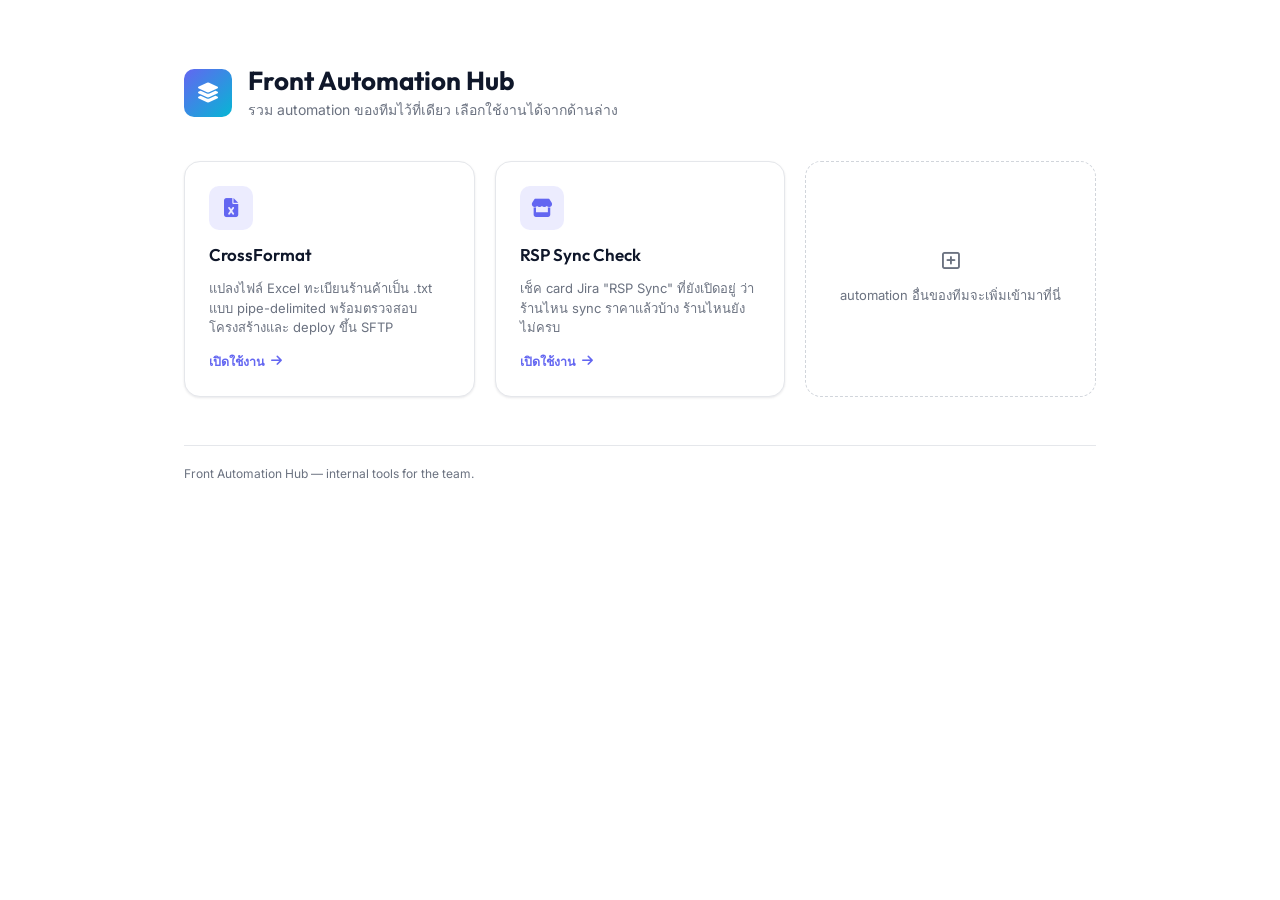
<file: index.html>
<!DOCTYPE html>
<html lang="th">

<head>
    <meta charset="UTF-8">
    <meta name="viewport" content="width=device-width, initial-scale=1.0">
    <title>Front Automation Hub</title>
    <link rel="icon" type="image/svg+xml"
        href="data:image/svg+xml,%3Csvg xmlns='http://www.w3.org/2000/svg' viewBox='0 0 64 64'%3E%3Cdefs%3E%3ClinearGradient id='g' x1='0%25' y1='0%25' x2='100%25' y2='100%25'%3E%3Cstop offset='0%25' stop-color='%236366f1'/%3E%3Cstop offset='100%25' stop-color='%2306b6d4'/%3E%3C/linearGradient%3E%3C/defs%3E%3Crect width='64' height='64' rx='14' fill='url(%23g)'/%3E%3Ctext x='50%25' y='54%25' dominant-baseline='middle' text-anchor='middle' font-family='Inter,Arial,sans-serif' font-weight='700' font-size='24' fill='white' letter-spacing='-1'%3EFA%3C/text%3E%3C/svg%3E">
    <link rel="preconnect" href="https://fonts.googleapis.com">
    <link rel="preconnect" href="https://fonts.gstatic.com" crossorigin>
    <link
        href="https://fonts.googleapis.com/css2?family=Inter:wght@400;500;600;700&family=Outfit:wght@500;600;700;800&display=swap"
        rel="stylesheet">
    <link rel="stylesheet" href="https://cdnjs.cloudflare.com/ajax/libs/font-awesome/6.4.0/css/all.min.css">
    <link rel="stylesheet" href="shared/theme.css">
    <style>
        /* .page-header/.page-icon live in /shared/theme.css */
        .page {
            max-width: 960px;
            margin: 0 auto;
            padding: 64px 24px 48px;
        }

        .page-header h1 {
            font-size: 26px;
        }

        .module-grid {
            margin-top: 40px;
            display: grid;
            grid-template-columns: repeat(auto-fill, minmax(260px, 1fr));
            gap: 20px;
        }

        .module-card {
            display: flex;
            flex-direction: column;
            gap: 14px;
            background: var(--bg-surface);
            border: 1px solid var(--border-color);
            border-radius: var(--radius-lg);
            box-shadow: var(--shadow-card);
            padding: 24px;
            text-decoration: none;
            transition: border-color var(--transition-speed) ease, box-shadow var(--transition-speed) ease, transform var(--transition-speed) ease;
        }

        .module-card:hover {
            border-color: var(--primary);
            box-shadow: var(--shadow-premium);
            transform: translateY(-2px);
        }

        .module-icon {
            width: 44px;
            height: 44px;
            border-radius: var(--radius-md);
            background: var(--primary-light);
            color: var(--primary);
            display: flex;
            align-items: center;
            justify-content: center;
            font-size: 19px;
        }

        .module-card h2 {
            font-family: var(--font-heading);
            font-size: 17px;
            font-weight: 600;
            color: var(--text-strong);
        }

        .module-card p {
            font-size: 13px;
            color: var(--text-muted);
            line-height: 1.5;
        }

        .module-open {
            margin-top: auto;
            font-size: 12.5px;
            font-weight: 600;
            color: var(--primary);
            display: flex;
            align-items: center;
            gap: 6px;
        }

        .module-placeholder {
            display: flex;
            flex-direction: column;
            gap: 14px;
            border: 1.5px dashed var(--border-color-hover);
            border-radius: var(--radius-lg);
            padding: 24px;
            color: var(--text-muted);
            justify-content: center;
            align-items: center;
            text-align: center;
            min-height: 150px;
        }

        .module-placeholder i {
            font-size: 20px;
        }

        .module-placeholder span {
            font-size: 13px;
        }

        .hub-footer {
            margin-top: 48px;
            padding-top: 20px;
            border-top: 1px solid var(--border-color);
            font-size: 12px;
            color: var(--text-muted);
        }
    </style>
</head>

<body>
    <div class="page">
        <div class="page-header">
            <div class="page-icon"><i class="fa-solid fa-layer-group"></i></div>
            <div>
                <h1>Front Automation Hub</h1>
                <p>รวม automation ของทีมไว้ที่เดียว เลือกใช้งานได้จากด้านล่าง</p>
            </div>
        </div>

        <div class="module-grid">
            <a class="module-card" href="./crossformat/">
                <div class="module-icon"><i class="fa-solid fa-file-excel"></i></div>
                <h2>CrossFormat</h2>
                <p>แปลงไฟล์ Excel ทะเบียนร้านค้าเป็น .txt แบบ pipe-delimited พร้อมตรวจสอบโครงสร้างและ deploy ขึ้น SFTP</p>
                <span class="module-open">เปิดใช้งาน <i class="fa-solid fa-arrow-right"></i></span>
            </a>

            <a class="module-card" href="./rsp-sync-check/">
                <div class="module-icon"><i class="fa-solid fa-store"></i></div>
                <h2>RSP Sync Check</h2>
                <p>เช็ค card Jira "RSP Sync" ที่ยังเปิดอยู่ ว่าร้านไหน sync ราคาแล้วบ้าง ร้านไหนยังไม่ครบ</p>
                <span class="module-open">เปิดใช้งาน <i class="fa-solid fa-arrow-right"></i></span>
            </a>

            <div class="module-placeholder">
                <i class="fa-regular fa-square-plus"></i>
                <span>automation อื่นของทีมจะเพิ่มเข้ามาที่นี่</span>
            </div>
        </div>

        <div class="hub-footer">
            Front Automation Hub — internal tools for the team.
        </div>
    </div>

    <script src="shared/back-to-top.js"></script>
</body>

</html>
</file>
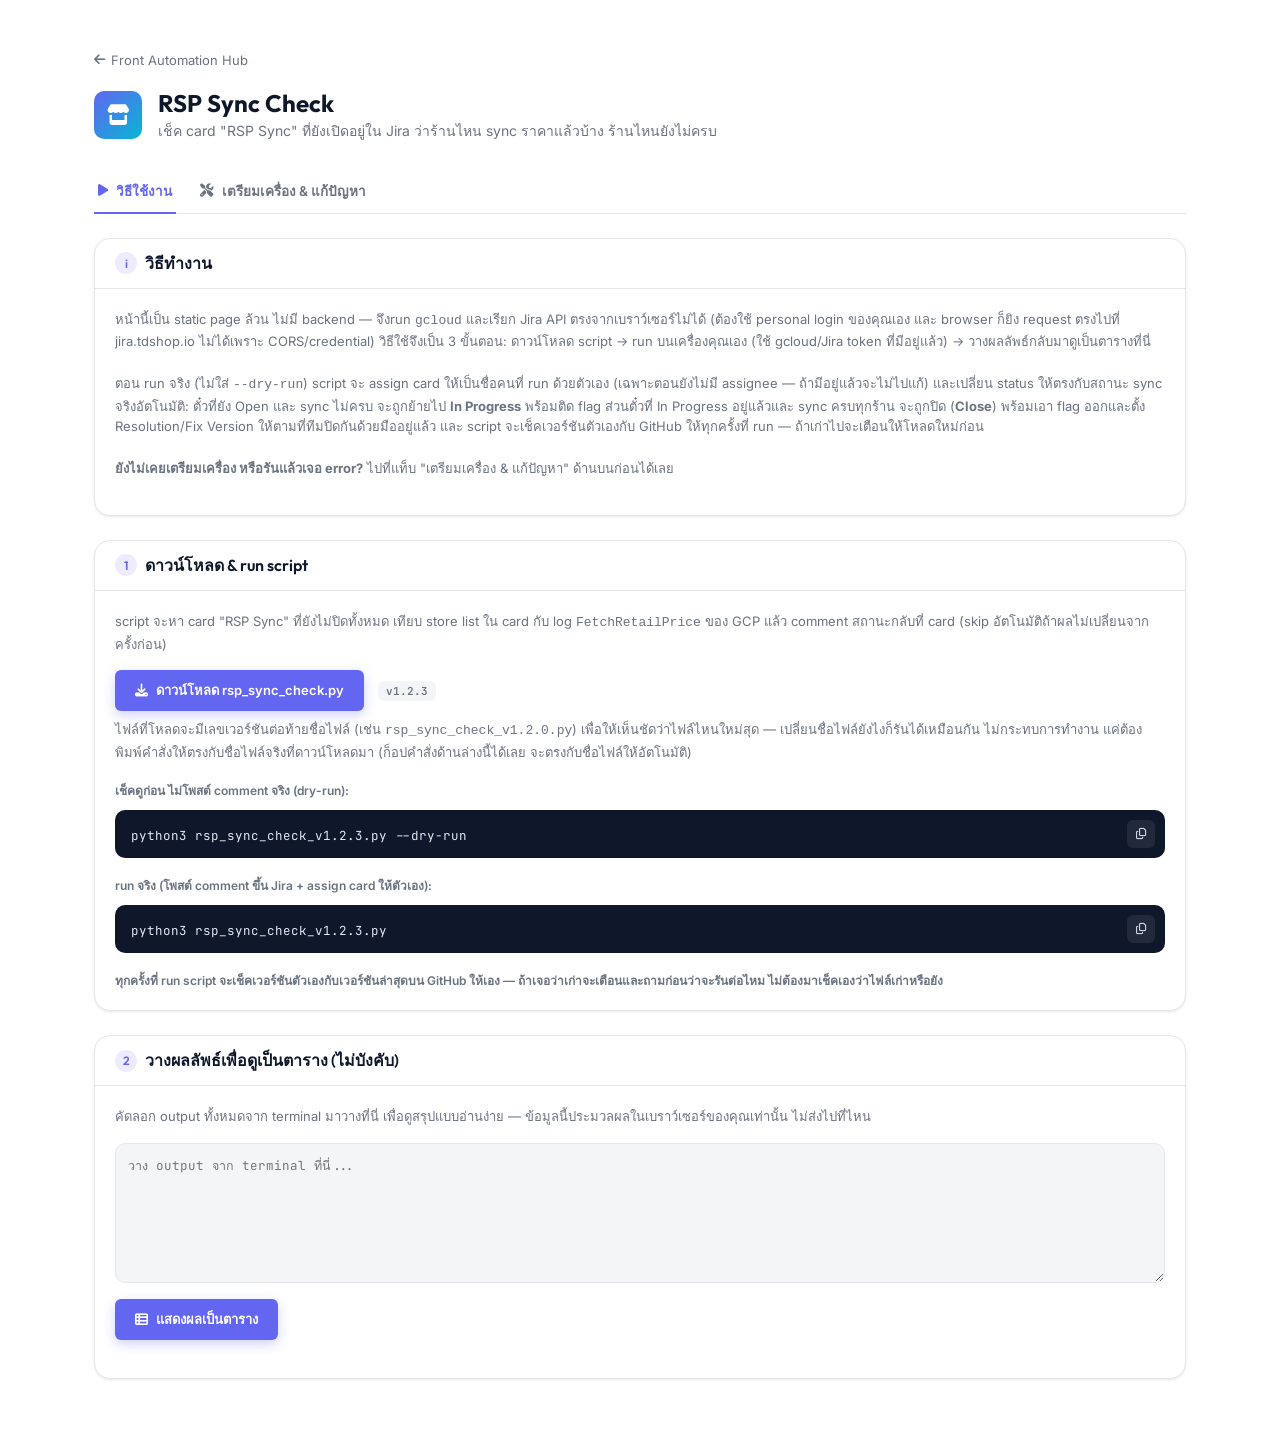
<file: rsp-sync-check/index.html>
<!DOCTYPE html>
<html lang="th">

<head>
    <meta charset="UTF-8">
    <meta name="viewport" content="width=device-width, initial-scale=1.0">
    <meta http-equiv="Cache-Control" content="no-cache, no-store, must-revalidate">
    <meta http-equiv="Pragma" content="no-cache">
    <meta http-equiv="Expires" content="0">
    <!-- Bump this alongside VERSION/SCRIPT_VERSION on every release — the page-version-check
         script below compares it against the live VERSION file to auto-recover from a stale
         cached copy of THIS page (the meta tags above are a weak hint at best; browsers mostly
         ignore http-equiv Cache-Control for normal navigation, so this is the real fix). -->
    <meta name="page-version" content="1.2.3">
    <title>PS · RSP Sync Check</title>
    <link rel="icon" type="image/svg+xml"
        href="data:image/svg+xml,%3Csvg xmlns='http://www.w3.org/2000/svg' viewBox='0 0 64 64'%3E%3Cdefs%3E%3ClinearGradient id='g' x1='0%25' y1='0%25' x2='100%25' y2='100%25'%3E%3Cstop offset='0%25' stop-color='%236366f1'/%3E%3Cstop offset='100%25' stop-color='%2306b6d4'/%3E%3C/linearGradient%3E%3C/defs%3E%3Crect width='64' height='64' rx='14' fill='url(%23g)'/%3E%3Ctext x='50%25' y='54%25' dominant-baseline='middle' text-anchor='middle' font-family='Inter,Arial,sans-serif' font-weight='700' font-size='24' fill='white' letter-spacing='-1'%3ERS%3C/text%3E%3C/svg%3E">
    <link rel="preconnect" href="https://fonts.googleapis.com">
    <link rel="preconnect" href="https://fonts.gstatic.com" crossorigin>
    <link
        href="https://fonts.googleapis.com/css2?family=Inter:wght@400;500;600;700&family=Outfit:wght@500;600;700;800&family=JetBrains+Mono:wght@400;500&display=swap"
        rel="stylesheet">
    <link rel="stylesheet" href="https://cdnjs.cloudflare.com/ajax/libs/font-awesome/6.4.0/css/all.min.css">
    <link rel="stylesheet" href="../shared/theme.css">
    <style>
        /* .page/.back-link/.page-header/.page-icon/.toast/.card/.card-header/.card-body/.step-num/.card-desc live in /shared/theme.css */

        .page-wide {
            max-width: 1140px;
        }

        .card {
            margin-top: 24px;
        }

        .tab-pane {
            display: none;
            flex-direction: column;
            animation: fadeIn var(--transition-speed) ease-in-out;
        }

        .tab-pane.active {
            display: flex;
        }

        .tab-pane .card:first-child {
            margin-top: 24px;
        }

        @keyframes fadeIn {
            from {
                opacity: 0;
                transform: translateY(4px);
            }

            to {
                opacity: 1;
                transform: translateY(0);
            }
        }

        .checklist {
            list-style: none;
            display: flex;
            flex-direction: column;
            gap: 10px;
        }

        .checklist li {
            display: flex;
            align-items: flex-start;
            gap: 10px;
            font-size: 13px;
            color: var(--text-main);
            line-height: 1.5;
        }

        .checklist li i {
            color: var(--success);
            margin-top: 2px;
            flex-shrink: 0;
        }

        .checklist code {
            background: var(--bg-recessed);
            padding: 1px 5px;
            border-radius: 4px;
            font-family: var(--font-mono);
            font-size: 12px;
        }

        /* .btn-primary lives in /shared/theme.css */

        .cmd-block {
            position: relative;
            background: #0f172a;
            border-radius: var(--radius-md);
            padding: 14px 44px 14px 16px;
            margin-top: 10px;
        }

        .cmd-block code {
            font-family: var(--font-mono);
            font-size: 12.5px;
            color: #e2e8f0;
            white-space: pre-wrap;
            word-break: break-all;
        }

        .cmd-block .copy-btn {
            position: absolute;
            top: 10px;
            right: 10px;
            background: rgba(255, 255, 255, 0.08);
            border: none;
            color: #cbd5e1;
            width: 28px;
            height: 28px;
            border-radius: var(--radius-sm);
            cursor: pointer;
            font-size: 12px;
        }

        .cmd-block .copy-btn:hover {
            background: rgba(255, 255, 255, 0.16);
            color: #fff;
        }

        .cmd-label {
            font-size: 12px;
            font-weight: 600;
            color: var(--text-muted);
            margin-top: 18px;
            margin-bottom: 0;
        }

        .cmd-label:first-child {
            margin-top: 0;
        }

        textarea.paste-box {
            width: 100%;
            min-height: 140px;
            font-family: var(--font-mono);
            font-size: 12.5px;
            padding: 12px;
            border: 1px solid var(--border-color);
            border-radius: var(--radius-md);
            background: var(--bg-recessed);
            color: var(--text-main);
            resize: vertical;
        }

        .results {
            margin-top: 18px;
            display: flex;
            flex-direction: column;
            gap: 12px;
        }

        .result-row {
            border: 1px solid var(--border-color);
            border-radius: var(--radius-md);
            padding: 14px 16px;
        }

        .result-row .result-head {
            display: flex;
            align-items: center;
            justify-content: space-between;
            gap: 12px;
            flex-wrap: wrap;
        }

        .result-row .ticket-key {
            font-family: var(--font-mono);
            font-weight: 700;
            color: var(--primary);
            font-size: 13px;
        }

        .result-row .ticket-summary {
            font-size: 13px;
            color: var(--text-main);
            margin-left: 8px;
        }

        .sync-badge {
            font-size: 11px;
            font-weight: 700;
            padding: 3px 8px;
            border-radius: 999px;
            white-space: nowrap;
        }

        .sync-badge.success {
            background: var(--success-bg);
            color: var(--success);
            border: 1px solid var(--success-border);
        }

        .sync-badge.warn {
            background: var(--warning-bg);
            color: var(--warning);
            border: 1px solid var(--warning-border);
        }

        .missing-stores {
            margin-top: 10px;
            display: flex;
            flex-wrap: wrap;
            gap: 6px;
        }

        .store-chip {
            font-family: var(--font-mono);
            font-size: 11px;
            background: var(--danger-bg);
            color: var(--danger);
            border: 1px solid var(--danger-border);
            padding: 2px 7px;
            border-radius: var(--radius-sm);
        }

        .empty-state {
            font-size: 13px;
            color: var(--text-muted);
            text-align: center;
            padding: 20px 0;
        }

        .version-tag {
            display: inline-block;
            margin-left: 10px;
            font-family: var(--font-mono);
            font-size: 11px;
            font-weight: 600;
            color: var(--text-muted);
            background: var(--bg-recessed);
            padding: 3px 8px;
            border-radius: var(--radius-sm);
        }

        .card-warning {
            background: var(--warning-bg);
            border-color: var(--warning-border);
        }

        .card-warning .card-header {
            border-bottom-color: var(--warning-border);
        }

        .card-warning h3 {
            gap: 10px;
        }

    </style>
</head>

<body>
    <div class="page page-wide">
        <a class="back-link" href="../index.html"><i class="fa-solid fa-arrow-left"></i> Front Automation Hub</a>

        <div class="page-header">
            <div class="page-icon"><i class="fa-solid fa-store"></i></div>
            <div>
                <h1>RSP Sync Check</h1>
                <p>เช็ค card "RSP Sync" ที่ยังเปิดอยู่ใน Jira ว่าร้านไหน sync ราคาแล้วบ้าง ร้านไหนยังไม่ครบ</p>
            </div>
        </div>

        <div class="tab-switcher">
            <button class="tab-btn active" data-tab="usage" id="btn-tab-usage">
                <i class="fa-solid fa-play"></i> วิธีใช้งาน
            </button>
            <button class="tab-btn" data-tab="setup" id="btn-tab-setup">
                <i class="fa-solid fa-screwdriver-wrench"></i> เตรียมเครื่อง & แก้ปัญหา
            </button>
        </div>

        <section id="tab-usage" class="tab-pane active">
            <div class="card">
                <div class="card-header"><h3><span class="step-num">i</span> วิธีทำงาน</h3></div>
                <div class="card-body">
                    <p class="card-desc">
                        หน้านี้เป็น static page ล้วน ไม่มี backend — จึงrun  <code>gcloud</code> และเรียก Jira API ตรงจากเบราว์เซอร์ไม่ได้
                        (ต้องใช้ personal login ของคุณเอง และ browser ก็ยิง request ตรงไปที่ jira.tdshop.io ไม่ได้เพราะ CORS/credential)
                        วิธีใช้จึงเป็น 3 ขั้นตอน: ดาวน์โหลด script → run บนเครื่องคุณเอง (ใช้ gcloud/Jira token ที่มีอยู่แล้ว) → วางผลลัพธ์กลับมาดูเป็นตารางที่นี่<br><br>
                        ตอน run จริง (ไม่ใส่ <code>--dry-run</code>) script จะ assign card ให้เป็นชื่อคนที่ run ด้วยตัวเอง (เฉพาะตอนยังไม่มี assignee — ถ้ามีอยู่แล้วจะไม่ไปแก้) และเปลี่ยน status ให้ตรงกับสถานะ sync จริงอัตโนมัติ: ตั๋วที่ยัง Open และ sync ไม่ครบ จะถูกย้ายไป <strong>In Progress</strong> พร้อมติด flag ส่วนตั๋วที่ In Progress อยู่แล้วและ sync ครบทุกร้าน จะถูกปิด (<strong>Close</strong>) พร้อมเอา flag ออกและตั้ง Resolution/Fix Version ให้ตามที่ทีมปิดกันด้วยมืออยู่แล้ว และ script จะเช็คเวอร์ชันตัวเองกับ GitHub ให้ทุกครั้งที่ run — ถ้าเก่าไปจะเตือนให้โหลดใหม่ก่อน<br><br>
                        <strong>ยังไม่เคยเตรียมเครื่อง หรือรันแล้วเจอ error?</strong> ไปที่แท็บ "เตรียมเครื่อง & แก้ปัญหา" ด้านบนก่อนได้เลย
                    </p>
                </div>
            </div>

            <div class="card">
                <div class="card-header"><h3><span class="step-num">1</span> ดาวน์โหลด & run script</h3></div>
                <div class="card-body">
                    <p class="card-desc">script จะหา card "RSP Sync" ที่ยังไม่ปิดทั้งหมด เทียบ store list ใน card กับ log <code>FetchRetailPrice</code> ของ GCP แล้ว comment สถานะกลับที่ card (skip อัตโนมัติถ้าผลไม่เปลี่ยนจากครั้งก่อน)</p>

                    <a class="btn-primary" id="download-link" href="./rsp_sync_check.py" download="rsp_sync_check.py">
                        <i class="fa-solid fa-download"></i> ดาวน์โหลด rsp_sync_check.py
                    </a>
                    <span class="version-tag" id="version-tag">v...</span>
                    <p class="card-desc" style="margin-top: 8px; margin-bottom: 0;">ไฟล์ที่โหลดจะมีเลขเวอร์ชันต่อท้ายชื่อไฟล์ (เช่น <code>rsp_sync_check_v1.2.0.py</code>) เพื่อให้เห็นชัดว่าไฟล์ไหนใหม่สุด — เปลี่ยนชื่อไฟล์ยังไงก็รันได้เหมือนกัน ไม่กระทบการทำงาน แค่ต้องพิมพ์คำสั่งให้ตรงกับชื่อไฟล์จริงที่ดาวน์โหลดมา (ก็อปคำสั่งด้านล่างนี้ได้เลย จะตรงกับชื่อไฟล์ให้อัตโนมัติ)</p>

                    <p class="cmd-label">เช็คดูก่อน ไม่โพสต์ comment จริง (dry-run):</p>
                    <div class="cmd-block">
                        <code id="cmd-dry-run">python3 rsp_sync_check.py --dry-run</code>
                        <button class="copy-btn" onclick="copyCmd(this, this.parentElement.querySelector('code').textContent)"><i class="fa-regular fa-copy"></i></button>
                    </div>

                    <p class="cmd-label">run จริง (โพสต์ comment ขึ้น Jira + assign card ให้ตัวเอง):</p>
                    <div class="cmd-block">
                        <code id="cmd-live-run">python3 rsp_sync_check.py</code>
                        <button class="copy-btn" onclick="copyCmd(this, this.parentElement.querySelector('code').textContent)"><i class="fa-regular fa-copy"></i></button>
                    </div>

                    <p class="cmd-label">ทุกครั้งที่ run script จะเช็คเวอร์ชันตัวเองกับเวอร์ชันล่าสุดบน GitHub ให้เอง — ถ้าเจอว่าเก่าจะเตือนและถามก่อนว่าจะรันต่อไหม ไม่ต้องมาเช็คเองว่าไฟล์เก่าหรือยัง</p>
                </div>
            </div>

            <div class="card">
                <div class="card-header"><h3><span class="step-num">2</span> วางผลลัพธ์เพื่อดูเป็นตาราง (ไม่บังคับ)</h3></div>
                <div class="card-body">
                <p class="card-desc">คัดลอก output ทั้งหมดจาก terminal มาวางที่นี่ เพื่อดูสรุปแบบอ่านง่าย — ข้อมูลนี้ประมวลผลในเบราว์เซอร์ของคุณเท่านั้น ไม่ส่งไปที่ไหน</p>
                <textarea id="paste-box" class="paste-box" placeholder="วาง output จาก terminal ที่นี่..."></textarea>
                <button class="btn-primary" style="margin-top: 12px;" onclick="parseOutput()">
                    <i class="fa-solid fa-table-list"></i> แสดงผลเป็นตาราง
                </button>

                <div id="results" class="results"></div>
            </div>
            </div>
        </section>

        <section id="tab-setup" class="tab-pane">
            <div class="card">
                <div class="card-header"><h3><i class="fa-solid fa-list-check"></i> Prerequisites</h3></div>
                <div class="card-body">
                    <p class="card-desc">ต้องมี 3 อย่างนี้ก่อน script จะรันได้ครับ:</p>
                    <ul class="checklist">
                        <li><i class="fa-solid fa-circle-check"></i> <span><strong>เข้า Google Cloud ได้</strong> — เปิด Terminal พิมพ์ <code>gcloud auth login</code> แล้ว login ด้วย account งานของตัวเอง ถ้า login แล้วแต่ยังรันไม่ผ่าน (ขึ้น permission denied) ให้ขอสิทธิ์ <code>Logs Viewer</code> บน project <code>tdshop-prod</code> จาก admin</span></li>
                        <li><i class="fa-solid fa-circle-check"></i> <span><strong>มี Jira token ของตัวเอง</strong> — ถ้าคุณใช้ Claude Code + mcp-atlassian อยู่แล้ว ข้ามข้อนี้ไปได้เลย (script ดึงให้อัตโนมัติ) ถ้า<strong>ไม่ได้ใช้ Claude Code</strong> ให้ทำตามการ์ด "ถ้า run แล้ว error" ด้านล่างนี้ก่อน 1 รอบ</span></li>
                        <li><i class="fa-solid fa-circle-check"></i> <span><strong>มี Python 3</strong> — เครื่อง Mac ทุกเครื่องมีติดมาให้อยู่แล้ว ไม่ต้องติดตั้งเพิ่ม</span></li>
                    </ul>
                </div>
            </div>

            <div class="card card-warning">
                <div class="card-header"><h3><i class="fa-solid fa-triangle-exclamation" style="color: var(--warning);"></i> ถ้า run แล้ว error "Jira credentials not found"</h3></div>
                <div class="card-body">
                    <p class="card-desc">ขึ้นครั้งแรกที่ run เพราะยังไม่เคยตั้ง Jira token ของตัวเองไว้บนเครื่องนี้ (ปกติสำหรับคนที่ไม่ได้ใช้ Claude Code) — ทำตามนี้ครั้งเดียวจบ:</p>
                    <ol class="checklist" style="list-style: decimal; padding-left: 18px;">
                        <li><span>เข้า <a href="https://jira.tdshop.io/" target="_blank" rel="noopener">jira.tdshop.io</a> → คลิก avatar มุมขวาบน → <strong>Profile</strong> → <strong>Personal Access Tokens</strong> → <strong>Create token</strong> → copy token ที่ได้ไว้ (โผล่ให้เห็นครั้งเดียว)</span></li>
                        <li><span>เปิด Terminal แล้วรันคำสั่งนี้ (แทนที่ <code>PASTE_TOKEN_HERE</code> ด้วย token ที่ copy มา):</span></li>
                    </ol>
                    <div class="cmd-block">
                        <code>cat &gt; ~/.rsp_sync_check.json &lt;&lt; 'EOF'
{"jira_url": "https://jira.tdshop.io/", "jira_token": "PASTE_TOKEN_HERE"}
EOF</code>
                        <button class="copy-btn" onclick="copyCmd(this, this.parentElement.querySelector('code').textContent)"><i class="fa-regular fa-copy"></i></button>
                    </div>
                    <p class="card-desc" style="margin-top: 12px; margin-bottom: 0;">แล้ว run <code id="cmd-dry-run-inline">python3 rsp_sync_check.py --dry-run</code> ใหม่อีกครั้ง (ชื่อไฟล์ให้ดูจากที่ดาวน์โหลดจริงในแท็บ "วิธีใช้งาน") — ควรเห็นบรรทัด <code>Jira credentials from: /Users/&lt;your-username&gt;/.rsp_sync_check.json</code> แล้วตามด้วยรายชื่อ card ที่เจอ</p>
                </div>
            </div>
        </section>
    </div>

    <div id="toast" class="toast hidden">
        <i class="fa-solid fa-info-circle toast-icon"></i>
        <span class="toast-message">Message goes here</span>
    </div>

    <script>
        function showToast(message, type = 'info') {
            const toast = document.getElementById('toast');
            const toastMsg = toast.querySelector('.toast-message');
            const toastIcon = toast.querySelector('.toast-icon');

            toast.className = 'toast';
            let iconClass = 'fa-info-circle';
            if (type === 'success') {
                toast.classList.add('toast-success');
                iconClass = 'fa-circle-check';
            } else if (type === 'error') {
                toast.classList.add('toast-error');
                iconClass = 'fa-circle-xmark';
            }
            toastIcon.className = `fa-solid ${iconClass} toast-icon`;
            toastMsg.textContent = message;
            toast.classList.remove('hidden');
            setTimeout(() => toast.classList.add('hidden'), 3500);
        }

        async function copyCmd(btn, text) {
            try {
                await navigator.clipboard.writeText(text);
                showToast('Copied to clipboard', 'success');
            } catch (err) {
                showToast('Copy failed — select the text manually', 'error');
            }
        }

        function escapeHtml(text) {
            return text
                .replace(/&/g, "&amp;")
                .replace(/</g, "&lt;")
                .replace(/>/g, "&gt;")
                .replace(/"/g, "&quot;")
                .replace(/'/g, "&#039;");
        }

        // Parses the plain-text stdout of rsp_sync_check.py, e.g.:
        // [SUP-13505] RSP Sync : Effective on 2026-08-04
        //   stores=68 synced=64 missing=4 ['TH000267', 'TH003253', 'TH004321', 'TH006613']
        function parseOutput() {
            const raw = document.getElementById('paste-box').value;
            const resultsEl = document.getElementById('results');
            resultsEl.innerHTML = '';

            if (!raw.trim()) {
                showToast('วาง output ก่อนนะครับ', 'error');
                return;
            }

            const headerRe = /^\[([A-Z][A-Z0-9_]+-\d+)\]\s*(.+)$/;
            const statsRe = /^\s*stores=(\d+)\s+synced=(\d+)\s+missing=(\d+)\s+\[(.*)\]\s*$/;

            const lines = raw.split('\n');
            const tickets = [];
            let current = null;

            for (const line of lines) {
                const h = line.match(headerRe);
                if (h) {
                    current = { key: h[1], summary: h[2].trim(), stores: null, synced: null, missing: [] };
                    tickets.push(current);
                    continue;
                }
                const s = line.match(statsRe);
                if (s && current) {
                    current.stores = parseInt(s[1], 10);
                    current.synced = parseInt(s[2], 10);
                    const missingRaw = s[4];
                    current.missing = [...missingRaw.matchAll(/'([^']+)'/g)].map(m => m[1]);
                }
            }

            if (tickets.length === 0) {
                resultsEl.innerHTML = '<div class="empty-state">ไม่เจอ ticket ในข้อความที่วาง — ตรวจว่าคัดลอก output มาครบไหม</div>';
                return;
            }

            for (const t of tickets) {
                const row = document.createElement('div');
                row.className = 'result-row';
                const badgeClass = t.missing.length > 0 ? 'warn' : 'success';
                const badgeText = t.stores != null ? `${t.synced}/${t.stores} synced` : 'parsed';
                const chips = t.missing.map(s => `<span class="store-chip">${escapeHtml(s)}</span>`).join('');
                row.innerHTML = `
                    <div class="result-head">
                        <div><span class="ticket-key">${escapeHtml(t.key)}</span><span class="ticket-summary">${escapeHtml(t.summary)}</span></div>
                        <span class="sync-badge ${badgeClass}">${escapeHtml(badgeText)}</span>
                    </div>
                    ${chips ? `<div class="missing-stores">${chips}</div>` : ''}
                `;
                resultsEl.appendChild(row);
            }

            showToast(`Parsed ${tickets.length} ticket(s)`, 'success');
        }

        // { cache: 'no-store' } forces this one request past the browser's HTTP cache —
        // without it, a cached VERSION response would always match a cached page's own
        // (equally stale) meta tag below, and staleness would never be detected at all.
        fetch('./VERSION', { cache: 'no-store' }).then(r => r.text()).then(v => {
            const version = v.trim();
            const filename = `rsp_sync_check_v${version}.py`;

            document.getElementById('version-tag').textContent = `v${version}`;

            const downloadLink = document.getElementById('download-link');
            downloadLink.download = filename;

            document.getElementById('cmd-dry-run').textContent = `python3 ${filename} --dry-run`;
            document.getElementById('cmd-live-run').textContent = `python3 ${filename}`;
            document.getElementById('cmd-dry-run-inline').textContent = `python3 ${filename} --dry-run`;

            // This page's own HTML got cached by the browser with an old page-version meta
            // tag baked in. Force one hard reload (cache-busted via a fresh query string) so
            // the page catches up to the version it's already showing everywhere else above.
            const pageVersion = document.querySelector('meta[name="page-version"]').content;
            if (version !== pageVersion && !sessionStorage.getItem('rsp_cache_bust_done')) {
                sessionStorage.setItem('rsp_cache_bust_done', '1');
                location.replace(location.pathname + '?_v=' + version);
            }
        }).catch(() => {
            document.getElementById('version-tag').remove();
        });

        function initTabs() {
            const navItems = document.querySelectorAll('.tab-btn');
            const tabPanes = document.querySelectorAll('.tab-pane');

            navItems.forEach(item => {
                item.addEventListener('click', () => {
                    const tabId = item.getAttribute('data-tab');

                    navItems.forEach(nav => nav.classList.remove('active'));
                    item.classList.add('active');

                    tabPanes.forEach(pane => {
                        pane.classList.toggle('active', pane.id === `tab-${tabId}`);
                    });
                });
            });
        }

        initTabs();
    </script>

    <script src="../shared/back-to-top.js"></script>
</body>

</html>
</file>
<file: shared/theme.css>
/* ==========================================================================
   FRONT AUTOMATION HUB — SHARED DESIGN TOKENS
   Used by the hub landing page and every module. Keep this the single
   source of truth for colors/fonts so new modules stay visually consistent.
   ========================================================================== */
:root {
    /* Colors */
    --bg-page: #ffffff;
    --bg-surface: #ffffff;
    --bg-surface-hover: #f9fafb;
    --bg-recessed: #f4f5f7;
    --border-color: #e5e7eb;
    --border-color-hover: #d1d5db;

    --primary: #6366f1;
    --primary-hover: #4f46e5;
    --primary-light: rgba(99, 102, 241, 0.12);

    --success: #10b981;
    --success-bg: rgba(16, 185, 129, 0.1);
    --success-border: rgba(16, 185, 129, 0.2);

    --warning: #f59e0b;
    --warning-bg: rgba(245, 158, 11, 0.1);
    --warning-border: rgba(245, 158, 11, 0.2);

    --danger: #f43f5e;
    --danger-bg: rgba(244, 63, 94, 0.1);
    --danger-border: rgba(244, 63, 94, 0.2);

    --text-main: #111827;
    --text-muted: #6b7280;
    --text-strong: #0f172a;
    --text-inverse: #ffffff;

    /* Typography */
    --font-heading: 'Outfit', 'Inter', system-ui, -apple-system, sans-serif;
    --font-body: 'Inter', system-ui, -apple-system, sans-serif;
    --font-mono: 'JetBrains Mono', 'Fira Code', monospace;

    /* UI sizing & radius */
    --radius-lg: 16px;
    --radius-md: 10px;
    --radius-sm: 6px;
    --transition-speed: 0.25s;

    /* Shadows */
    --shadow-card: 0 1px 3px rgba(15, 23, 42, 0.06), 0 1px 2px rgba(15, 23, 42, 0.04);
    --shadow-premium: 0 8px 24px rgba(15, 23, 42, 0.08);
}

* {
    box-sizing: border-box;
    margin: 0;
    padding: 0;
}

body {
    background-color: var(--bg-page);
    color: var(--text-main);
    font-family: var(--font-body);
    -webkit-font-smoothing: antialiased;
    -moz-osx-font-smoothing: grayscale;
    min-height: 100vh;
}

/* ==========================================================================
   SHARED PAGE SHELL
   Every module page: .page > .back-link + .page-header (+ .tab-switcher).
   ========================================================================== */
.page {
    max-width: 880px;
    margin: 0 auto;
    padding: 48px 24px 64px;
}

.back-link {
    display: inline-flex;
    align-items: center;
    gap: 6px;
    font-size: 13px;
    color: var(--text-muted);
    text-decoration: none;
    margin-bottom: 20px;
}

.back-link:hover {
    color: var(--primary);
}

.page-header {
    display: flex;
    align-items: center;
    gap: 16px;
    margin-bottom: 8px;
}

.page-icon {
    width: 48px;
    height: 48px;
    border-radius: var(--radius-md);
    background: linear-gradient(135deg, var(--primary) 0%, #06b6d4 100%);
    display: flex;
    align-items: center;
    justify-content: center;
    color: #fff;
    font-size: 20px;
    flex-shrink: 0;
}

.page-header h1 {
    font-family: var(--font-heading);
    font-size: 24px;
    font-weight: 700;
    color: var(--text-strong);
}

.page-header p {
    font-size: 14px;
    color: var(--text-muted);
    margin-top: 2px;
}

/* ==========================================================================
   TAB SWITCHER
   Simple pill tab control for modules with more than one view.
   ========================================================================== */
.tab-switcher {
    display: flex;
    gap: 8px;
    margin-top: 28px;
    border-bottom: 1px solid var(--border-color);
    padding-bottom: 0;
}

.tab-btn {
    background: transparent;
    border: none;
    border-bottom: 2px solid transparent;
    color: var(--text-muted);
    font-family: var(--font-body);
    font-size: 13.5px;
    font-weight: 600;
    padding: 10px 4px;
    margin-bottom: -1px;
    cursor: pointer;
    display: inline-flex;
    align-items: center;
    gap: 8px;
    transition: color var(--transition-speed) ease, border-color var(--transition-speed) ease;
}

.tab-btn + .tab-btn {
    margin-left: 12px;
}

.tab-btn:hover {
    color: var(--text-strong);
}

.tab-btn.active {
    color: var(--primary);
    border-bottom-color: var(--primary);
}

/* ==========================================================================
   TOAST NOTIFICATION
   ========================================================================== */
.toast {
    position: fixed;
    bottom: 24px;
    right: 24px;
    background: #1f2937;
    border: 1px solid var(--border-color);
    border-radius: var(--radius-md);
    padding: 14px 20px;
    box-shadow: var(--shadow-premium);
    display: flex;
    align-items: center;
    gap: 12px;
    z-index: 9999;
    transition: all 0.3s cubic-bezier(0.68, -0.55, 0.27, 1.55);
    transform: translateY(0);
    opacity: 1;
}

.toast.hidden {
    transform: translateY(100px);
    opacity: 0;
    pointer-events: none;
}

.toast-icon {
    font-size: 18px;
    color: var(--primary);
}

.toast-message {
    font-size: 13px;
    font-weight: 500;
    color: #ffffff;
}

.toast.toast-success {
    border-left: 4px solid var(--success);
}

.toast.toast-success .toast-icon {
    color: var(--success);
}

.toast.toast-error {
    border-left: 4px solid var(--danger);
}

.toast.toast-error .toast-icon {
    color: var(--danger);
}

.toast.toast-warning {
    border-left: 4px solid var(--warning);
}

.toast.toast-warning .toast-icon {
    color: var(--warning);
}

/* ==========================================================================
   BACK TO TOP
   Injected by /shared/back-to-top.js; shown once .page-header scrolls
   out of view. Sits above the toast's bottom-right corner so they don't
   overlap.
   ========================================================================== */
.back-to-top {
    position: fixed;
    right: 24px;
    bottom: 90px;
    width: 44px;
    height: 44px;
    border-radius: 50%;
    background: var(--primary);
    color: #ffffff;
    border: none;
    box-shadow: var(--shadow-premium);
    display: flex;
    align-items: center;
    justify-content: center;
    font-size: 16px;
    cursor: pointer;
    opacity: 0;
    transform: translateY(12px);
    pointer-events: none;
    transition: opacity var(--transition-speed) ease, transform var(--transition-speed) ease, background var(--transition-speed) ease;
    z-index: 500;
}

.back-to-top.visible {
    opacity: 1;
    transform: translateY(0);
    pointer-events: auto;
}

.back-to-top:hover {
    background: var(--primary-hover);
}

/* ==========================================================================
   CARD
   Canonical shape every module builds on: .card > .card-header + .card-body.
   .card-header h3 takes either an .icon-accent icon or a .step-num circle
   as its leading marker.
   ========================================================================== */
.card {
    background: var(--bg-surface);
    border: 1px solid var(--border-color);
    border-radius: var(--radius-lg);
    box-shadow: var(--shadow-card);
    display: flex;
    flex-direction: column;
    overflow: hidden;
}

.card-header {
    padding: 12px 20px;
    border-bottom: 1px solid var(--border-color);
    display: flex;
    justify-content: space-between;
    align-items: center;
}

.card-header h3 {
    font-family: var(--font-heading);
    font-size: 16px;
    font-weight: 600;
    color: var(--text-strong);
    display: flex;
    align-items: center;
    gap: 8px;
}

.card-header .header-desc {
    font-size: 13px;
    color: var(--text-muted);
    font-weight: normal;
    margin-top: 4px;
}

.icon-accent {
    color: var(--primary);
}

.step-num {
    width: 22px;
    height: 22px;
    border-radius: 50%;
    background: var(--primary-light);
    color: var(--primary);
    font-size: 12px;
    display: flex;
    align-items: center;
    justify-content: center;
    flex-shrink: 0;
}

.card-body {
    padding: 20px;
}

.card-desc {
    font-size: 13px;
    color: var(--text-muted);
    line-height: 1.6;
    margin-bottom: 16px;
}

.badge {
    background: rgba(15, 23, 42, 0.05);
    border: 1px solid var(--border-color);
    padding: 4px 10px;
    border-radius: 4px;
    font-size: 11px;
    font-weight: 600;
    text-transform: uppercase;
    color: var(--text-muted);
    letter-spacing: 0.5px;
}

/* ==========================================================================
   BUTTONS
   ========================================================================== */
.btn-primary,
.btn-secondary,
.btn-success,
.btn-link {
    font-family: var(--font-body);
    font-weight: 600;
    font-size: 13px;
    border-radius: var(--radius-sm);
    cursor: pointer;
    display: inline-flex;
    align-items: center;
    justify-content: center;
    gap: 8px;
    transition: all var(--transition-speed) ease;
    border: none;
    text-decoration: none;
}

.btn-primary {
    background: var(--primary);
    color: #ffffff;
    padding: 10px 20px;
    box-shadow: 0 4px 12px rgba(99, 102, 241, 0.3);
}

.btn-primary:hover {
    background: var(--primary-hover);
    box-shadow: 0 6px 16px rgba(99, 102, 241, 0.4);
}

.btn-secondary {
    background: rgba(15, 23, 42, 0.05);
    border: 1px solid var(--border-color);
    color: var(--text-main);
    padding: 9px 18px;
}

.btn-secondary:hover {
    background: rgba(15, 23, 42, 0.08);
    border-color: var(--border-color-hover);
}

.btn-success {
    background: var(--success);
    color: #ffffff;
    padding: 10px 20px;
    box-shadow: 0 4px 12px rgba(16, 185, 129, 0.3);
}

.btn-success:hover {
    background: #0d9488;
}

.btn-success:disabled,
.btn-primary:disabled {
    background: rgba(15, 23, 42, 0.05);
    border: 1px solid var(--border-color);
    color: var(--text-muted);
    box-shadow: none;
    cursor: not-allowed;
}

.btn-link {
    background: transparent;
    padding: 0;
    font-size: 12px;
}

.btn-link.text-danger {
    color: var(--danger);
}

.btn-link.text-danger:hover {
    color: #f43f5e;
    text-decoration: underline;
}

.btn-sm {
    padding: 6px 12px !important;
    font-size: 12px !important;
    border-radius: 4px !important;
}

.action-group {
    display: flex;
    gap: 8px;
}
</file>
